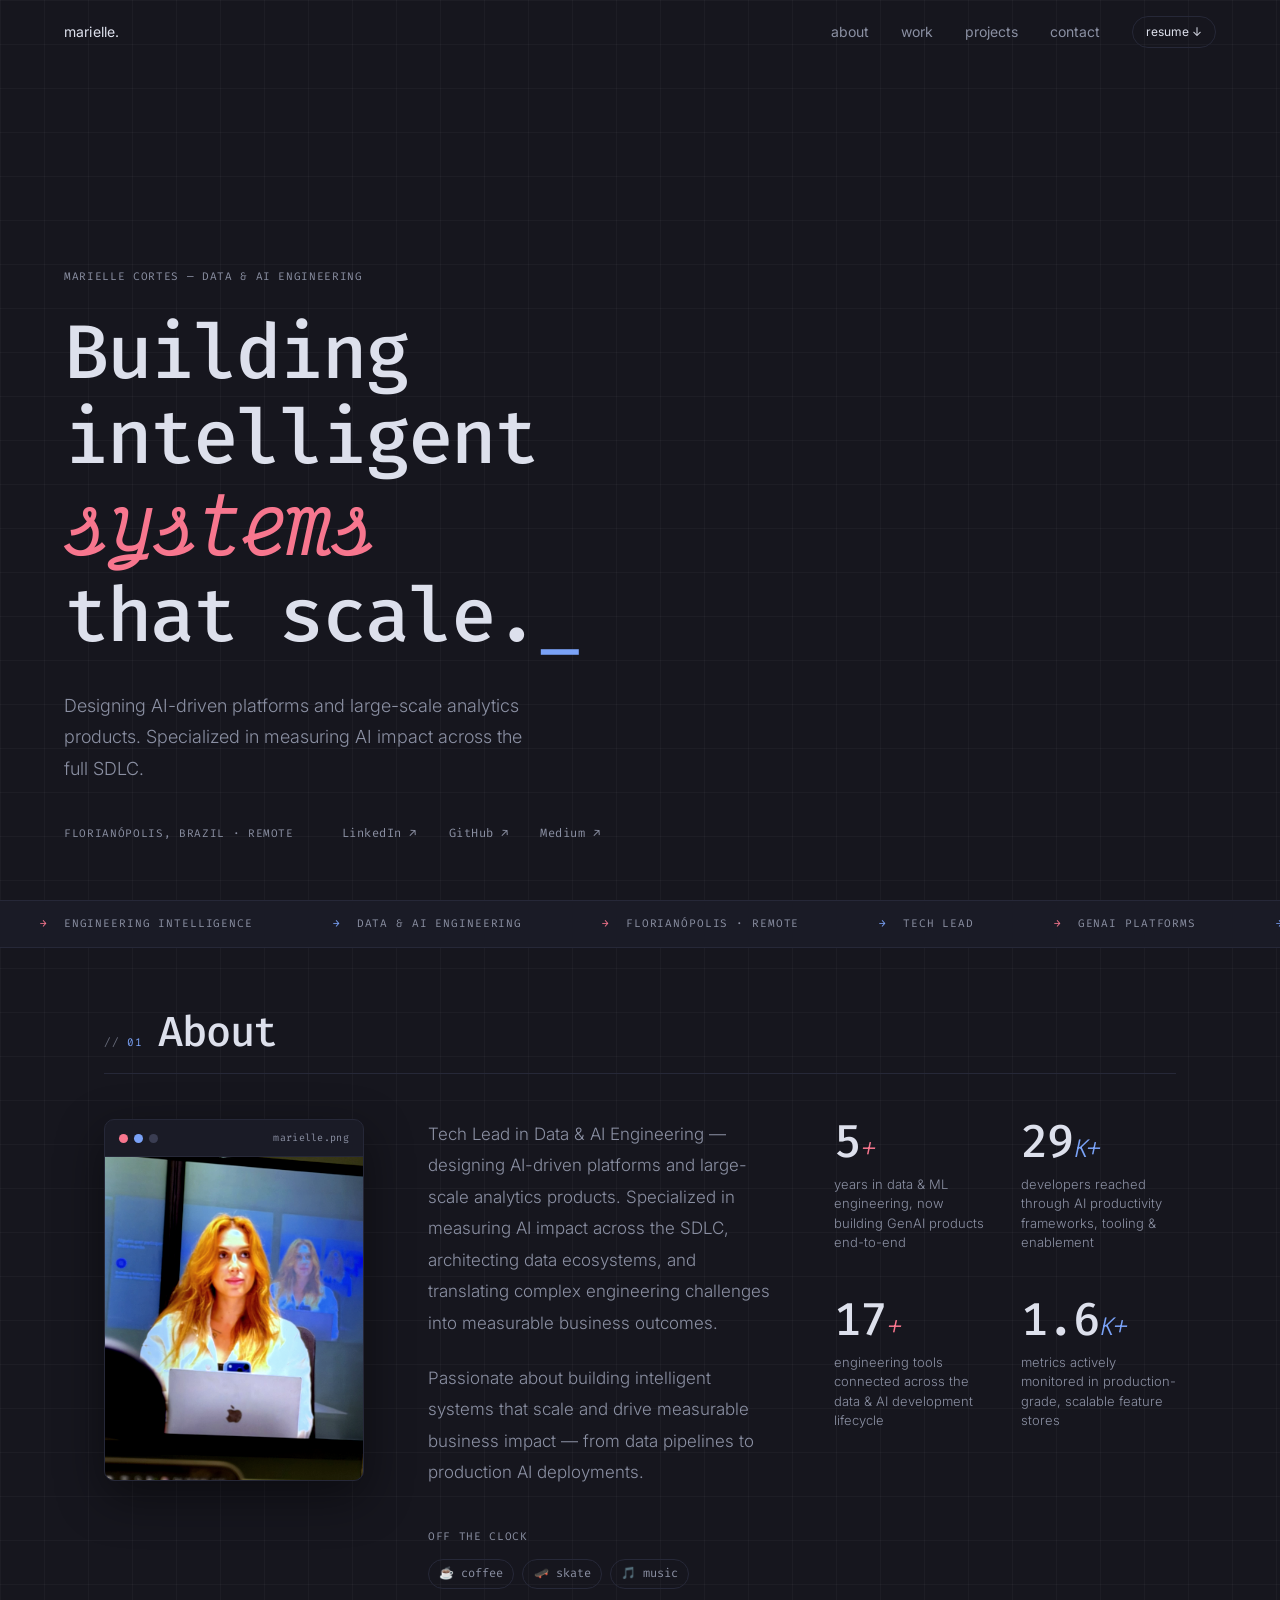
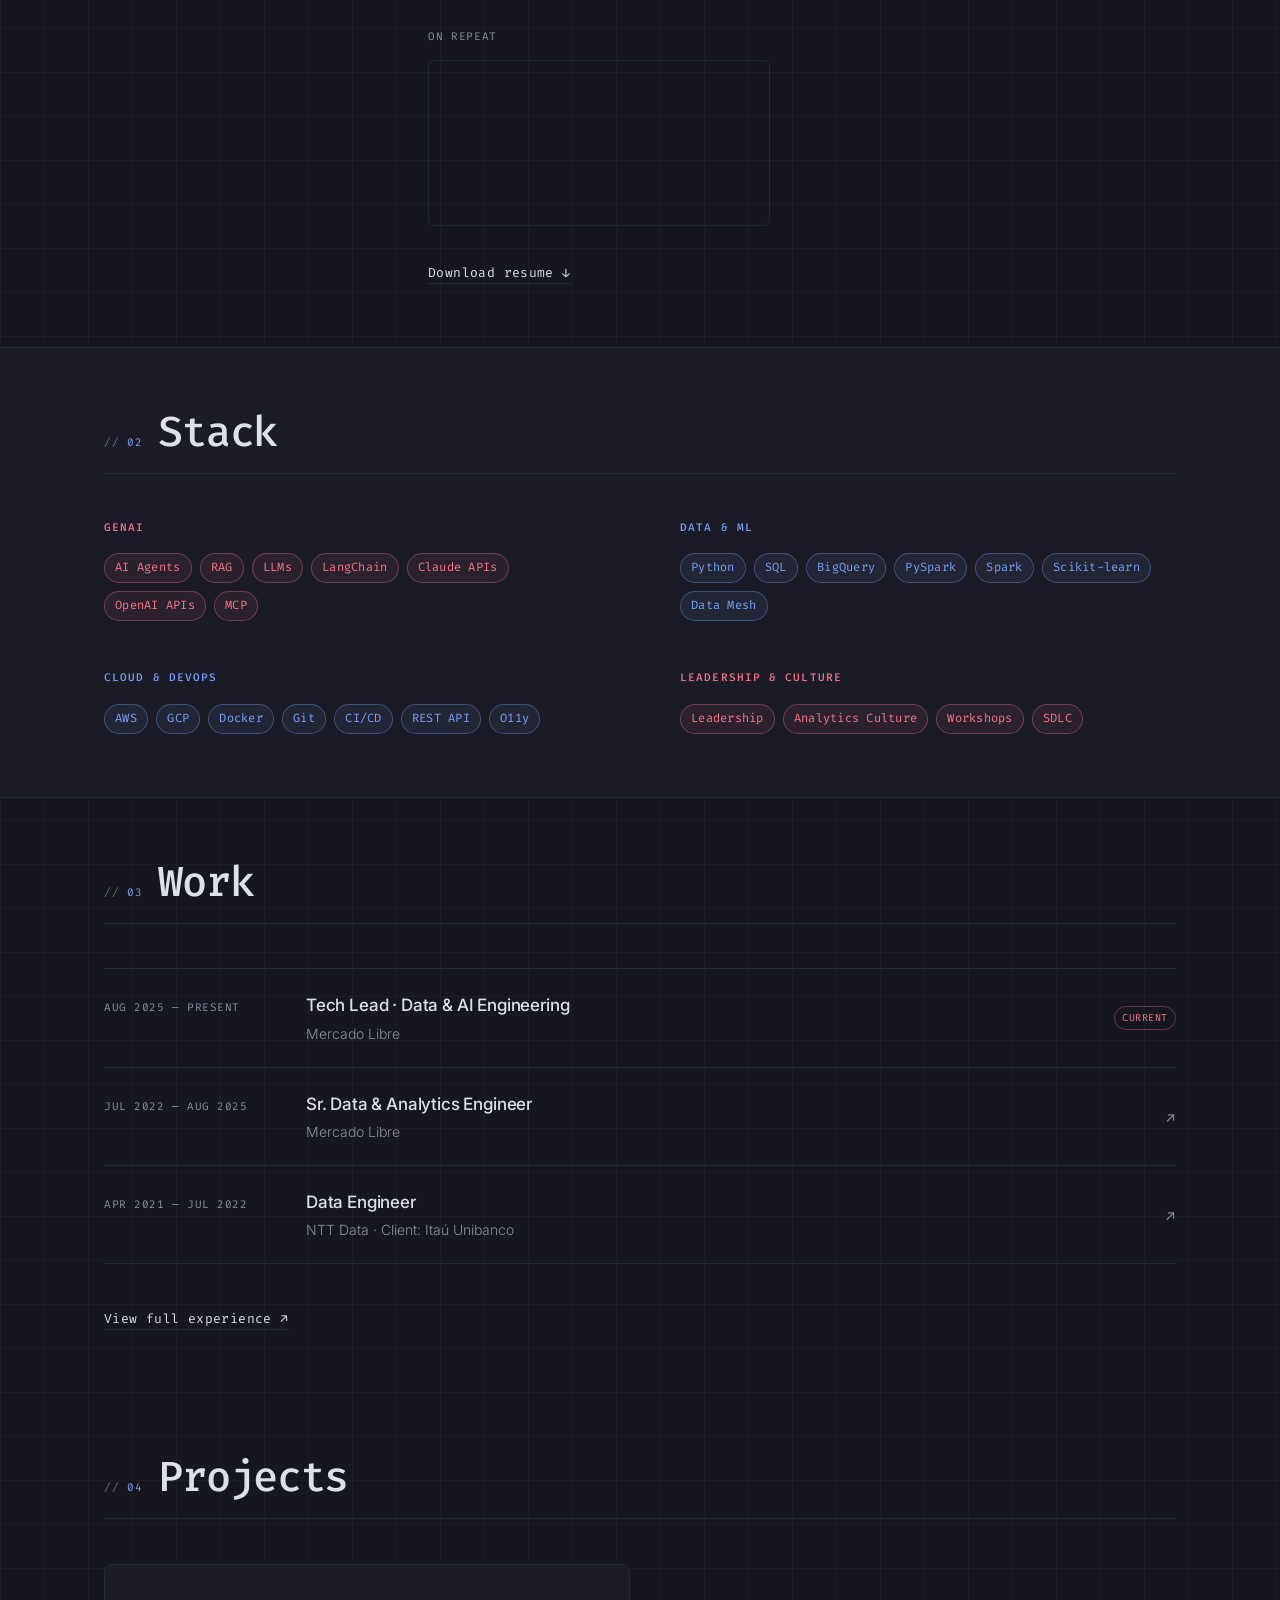
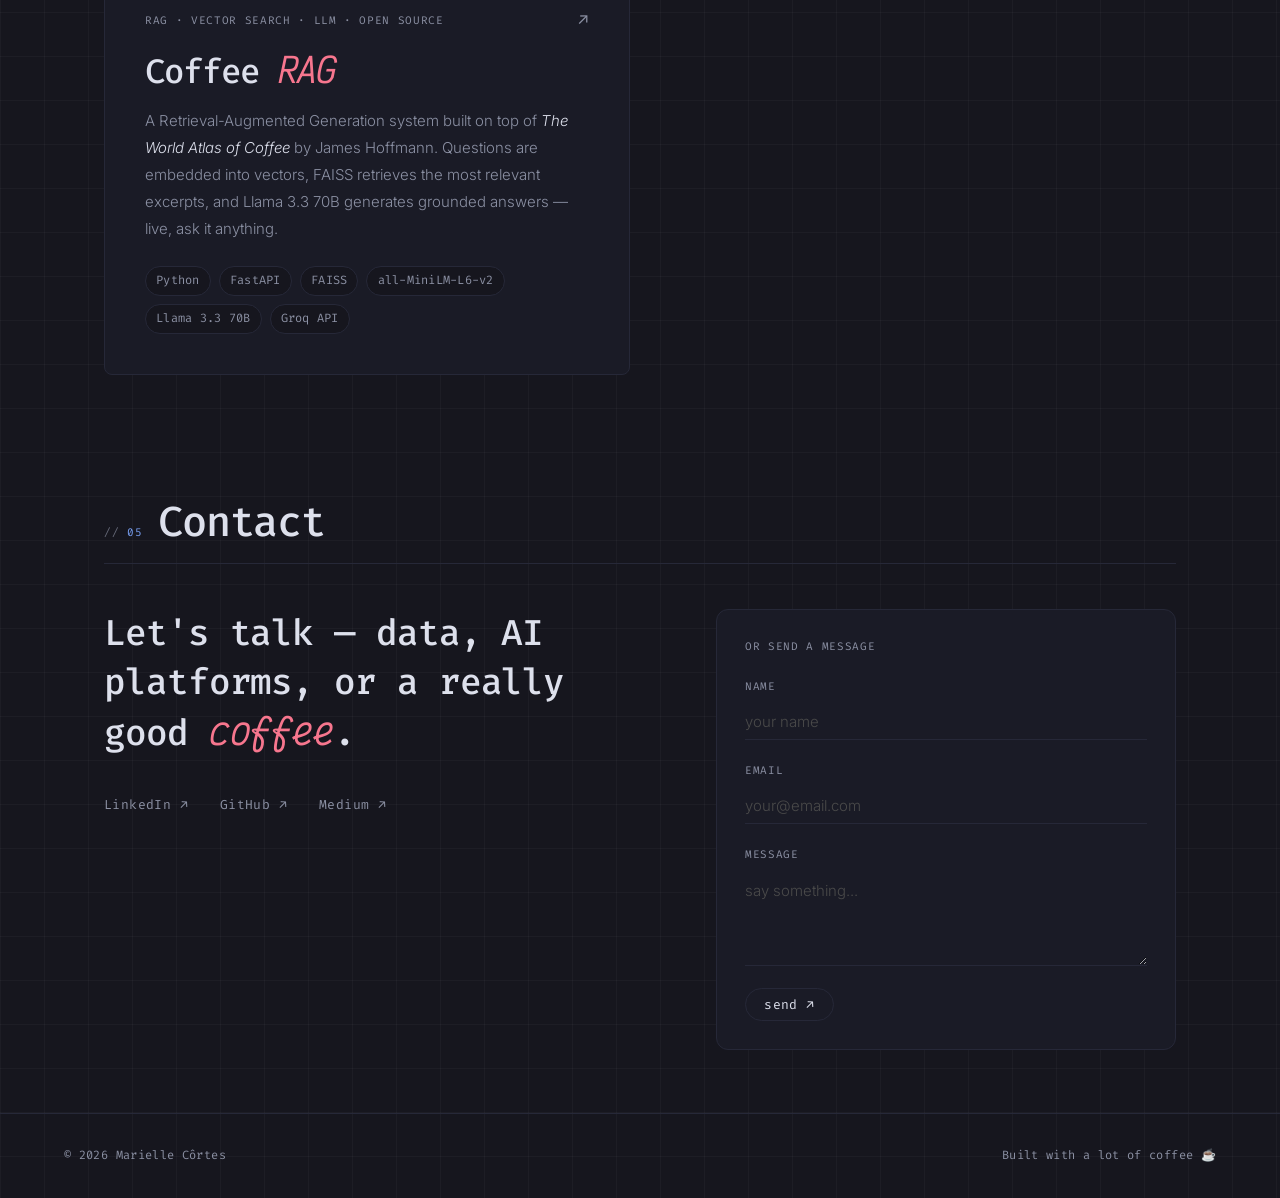
<file: index.html>
<!DOCTYPE html>
<html lang="en">
<head>
  <meta charset="UTF-8" />
  <meta name="viewport" content="width=device-width, initial-scale=1.0" />
  <title>Marielle Côrtes — Tech Lead, Data & AI</title>
  <meta name="description" content="Tech Lead in Data & AI Engineering. Building intelligent systems that scale." />
  <meta name="theme-color" content="#16161E" />
  <link rel="icon" href="assets/favicon.svg?v=2" type="image/svg+xml" />
  <link rel="preconnect" href="https://fonts.googleapis.com" />
  <link rel="preconnect" href="https://fonts.gstatic.com" crossorigin />
  <link href="https://fonts.googleapis.com/css2?family=Fira+Code:wght@400;500;600&family=Inter:ital,opsz,wght@0,14..32,300..600;1,14..32,300..600&family=Victor+Mono:ital,wght@1,400;1,500&display=swap" rel="stylesheet" />
  <link rel="stylesheet" href="styles/main.css" />
</head>
<body>

  <!-- ── NAV ── -->
  <nav class="nav" id="nav">
    <a href="#hero" class="nav__name" aria-label="Marielle Côrtes — back to top">marielle.</a>
    <div class="nav__links">
      <a href="#about" class="nav__hide-sm">about</a>
      <a href="#work">work</a>
      <a href="#projects">projects</a>
      <a href="#contact">contact</a>
      <a href="assets/resume.pdf" download="Marielle_Cortes_Resume.pdf" class="nav__cta">resume ↓</a>
    </div>
  </nav>

  <!-- ── HERO ── -->
  <section class="hero" id="hero">
    <div class="hero__inner">
      <div class="hero__label">
        <span class="mono-label">Marielle Cortes — Data &amp; AI Engineering</span>
      </div>

      <h1 class="hero__title">
        Building<br>
        intelligent<br>
        <em>systems</em><br>
        that scale.<span class="cursor-blink" aria-hidden="true">_</span>
      </h1>

      <p class="hero__desc">
        Designing AI-driven platforms and large-scale analytics products.
        Specialized in measuring AI impact across the full SDLC.
      </p>

      <div class="hero__meta">
        <span class="mono-label">Florianópolis, Brazil · Remote</span>
        <nav class="hero__social">
          <a href="https://linkedin.com/in/mariellecortes" target="_blank" rel="noopener">LinkedIn ↗</a>
          <a href="https://github.com/mariellecortes" target="_blank" rel="noopener">GitHub ↗</a>
          <a href="https://medium.com/@mariellecortes" target="_blank" rel="noopener">Medium ↗</a>
        </nav>
      </div>
    </div>

  </section>

  <!-- ── MARQUEE ── -->
  <div class="marquee" aria-hidden="true">
    <div class="marquee__track">
      <span class="marquee__item">Engineering Intelligence</span>
      <span class="marquee__item">Data &amp; AI Engineering</span>
      <span class="marquee__item">Florianópolis · Remote</span>
      <span class="marquee__item">Tech Lead</span>
      <span class="marquee__item">GenAI Platforms</span>
      <span class="marquee__item">Analytics at Scale</span>
      <span class="marquee__item">Engineering Intelligence</span>
      <span class="marquee__item">Data &amp; AI Engineering</span>
      <span class="marquee__item">Florianópolis · Remote</span>
      <span class="marquee__item">Tech Lead</span>
      <span class="marquee__item">GenAI Platforms</span>
      <span class="marquee__item">Analytics at Scale</span>
    </div>
  </div>

  <!-- ── ABOUT ── -->
  <section class="about section" id="about">
    <div class="container">
      <header class="section-header reveal">
        <span class="section-num">01</span>
        <h2 class="section-title">About</h2>
      </header>

      <div class="about__grid">
        <div class="about__portrait reveal" style="--delay: 0s">
          <div class="window">
            <div class="window__bar" aria-hidden="true">
              <span class="window__dot window__dot--pink"></span>
              <span class="window__dot window__dot--blue"></span>
              <span class="window__dot"></span>
              <span class="window__file">marielle.png</span>
            </div>
            <figure class="portrait portrait--photo">
              <img src="assets/photo.png" alt="Marielle Côrtes" />
            </figure>
          </div>
        </div>

        <div class="about__bio reveal" style="--delay: 0.1s">
          <p>
            Tech Lead in Data &amp; AI Engineering — designing AI-driven platforms and
            large-scale analytics products. Specialized in measuring AI impact across the SDLC,
            architecting data ecosystems, and translating complex engineering challenges into
            measurable business outcomes.
          </p>
          <p>
            Passionate about building intelligent systems that scale and drive measurable
            business impact — from data pipelines to production AI deployments.
          </p>

          <div class="interests">
            <span class="mono-label">Off the clock</span>
            <div class="interests__row">
              <span class="interest">☕ coffee</span>
              <span class="interest">🛹 skate</span>
              <span class="interest">🎵 music</span>
            </div>
          </div>

          <div class="player">
            <span class="mono-label">On repeat</span>
            <iframe
              class="player__embed"
              title="SoundCloud player"
              scrolling="no"
              frameborder="no"
              loading="lazy"
              allow="autoplay"
              src="https://w.soundcloud.com/player/?url=https%3A//soundcloud.com/user-23371164/my-boy-arlo-url-to-her-body&color=%23F7768E&auto_play=false&hide_related=true&show_comments=false&show_user=false&show_reposts=false&show_teaser=false&buying=false&liking=false&download=false&sharing=false&visual=false">
            </iframe>
          </div>

          <a href="assets/resume.pdf" download="Marielle_Cortes_Resume.pdf" class="text-link">Download resume ↓</a>
        </div>

        <div class="stats reveal" style="--delay: 0.2s">
          <div class="stat">
            <p class="stat__value">
              <span class="stat__n" data-target="5">0</span><span class="stat__suffix">+</span>
            </p>
            <span class="stat__label">years in data &amp; ML engineering, now building GenAI products end-to-end</span>
          </div>
          <div class="stat">
            <p class="stat__value">
              <span class="stat__n" data-target="30">0</span><span class="stat__suffix">K+</span>
            </p>
            <span class="stat__label">developers reached through AI productivity frameworks, tooling &amp; enablement</span>
          </div>
          <div class="stat">
            <p class="stat__value">
              <span class="stat__n" data-target="18">0</span><span class="stat__suffix">+</span>
            </p>
            <span class="stat__label">engineering tools connected across the data &amp; AI development lifecycle</span>
          </div>
          <div class="stat">
            <p class="stat__value">
              <span class="stat__n" data-target="1700" data-unit="k">0</span><span class="stat__suffix">K+</span>
            </p>
            <span class="stat__label">metrics actively monitored in production-grade, scalable feature stores</span>
          </div>
        </div>

      </div>
    </div>
  </section>

  <!-- ── STACK ── -->
  <section class="stack section" id="stack">
    <div class="container">
      <header class="section-header reveal">
        <span class="section-num">02</span>
        <h2 class="section-title">Stack</h2>
      </header>

      <div class="stack__grid">
        <div class="stack__group reveal" style="--delay: 0s">
          <h3 class="stack__cat">GenAI</h3>
          <div class="tags">
            <span class="tag">AI Agents</span>
            <span class="tag">RAG</span>
            <span class="tag">LLMs</span>
            <span class="tag">LangChain</span>
            <span class="tag">Claude APIs</span>
            <span class="tag">OpenAI APIs</span>
            <span class="tag">MCP</span>
          </div>
        </div>
        <div class="stack__group reveal" style="--delay: 0.1s">
          <h3 class="stack__cat">Data &amp; ML</h3>
          <div class="tags">
            <span class="tag">Python</span>
            <span class="tag">SQL</span>
            <span class="tag">BigQuery</span>
            <span class="tag">PySpark</span>
            <span class="tag">Spark</span>
            <span class="tag">Scikit-learn</span>
            <span class="tag">Data Mesh</span>
          </div>
        </div>
        <div class="stack__group reveal" style="--delay: 0.2s">
          <h3 class="stack__cat">Cloud &amp; DevOps</h3>
          <div class="tags">
            <span class="tag">AWS</span>
            <span class="tag">GCP</span>
            <span class="tag">Docker</span>
            <span class="tag">Git</span>
            <span class="tag">CI/CD</span>
            <span class="tag">REST API</span>
            <span class="tag">O11y</span>
          </div>
        </div>
        <div class="stack__group reveal" style="--delay: 0.3s">
          <h3 class="stack__cat">Leadership &amp; Culture</h3>
          <div class="tags">
            <span class="tag">Leadership</span>
            <span class="tag">Analytics Culture</span>
            <span class="tag">Workshops</span>
            <span class="tag">SDLC</span>
          </div>
        </div>
      </div>
    </div>
  </section>

  <!-- ── WORK ── -->
  <section class="work section" id="work">
    <div class="container">
      <header class="section-header reveal">
        <span class="section-num">03</span>
        <h2 class="section-title">Work</h2>
      </header>

      <div class="work__list">
        <a href="pages/experience.html" class="work-row reveal" style="--delay: 0s">
          <span class="work-row__period">Aug 2025 — Present</span>
          <span class="work-row__main">
            <span class="work-row__role">Tech Lead · Data &amp; AI Engineering</span>
            <span class="work-row__company">Mercado Libre</span>
          </span>
          <span class="work-row__tag">current</span>
        </a>
        <a href="pages/experience.html" class="work-row reveal" style="--delay: 0.08s">
          <span class="work-row__period">Jul 2022 — Aug 2025</span>
          <span class="work-row__main">
            <span class="work-row__role">Sr. Data &amp; Analytics Engineer</span>
            <span class="work-row__company">Mercado Libre</span>
          </span>
          <span class="work-row__arrow" aria-hidden="true">↗</span>
        </a>
        <a href="pages/experience.html" class="work-row reveal" style="--delay: 0.16s">
          <span class="work-row__period">Apr 2021 — Jul 2022</span>
          <span class="work-row__main">
            <span class="work-row__role">Data Engineer</span>
            <span class="work-row__company">NTT Data · Client: Itaú Unibanco</span>
          </span>
          <span class="work-row__arrow" aria-hidden="true">↗</span>
        </a>
      </div>

      <a href="pages/experience.html" class="text-link reveal" style="--delay: 0.24s">View full experience ↗</a>
    </div>
  </section>

  <!-- ── PROJECTS ── -->
  <section class="project section" id="projects">
    <div class="container">
      <header class="section-header reveal">
        <span class="section-num">04</span>
        <h2 class="section-title">Projects</h2>
      </header>

      <div class="projects__grid">
        <a href="pages/coffee.html" class="project-card reveal" style="--delay: 0.05s">
          <div class="project-card__head">
            <span class="mono-label">RAG · Vector search · LLM · Open source</span>
            <span class="project-card__arrow" aria-hidden="true">↗</span>
          </div>
          <h3 class="project-card__title">Coffee <em>RAG</em></h3>
          <p class="project-card__desc">
            A Retrieval-Augmented Generation system built on top of <em>The World Atlas of Coffee</em>
            by James Hoffmann. Questions are embedded into vectors, FAISS retrieves the most relevant
            excerpts, and Llama 3.3 70B generates grounded answers — live, ask it anything.
          </p>
          <div class="tags">
            <span class="tag">Python</span>
            <span class="tag">FastAPI</span>
            <span class="tag">FAISS</span>
            <span class="tag">all-MiniLM-L6-v2</span>
            <span class="tag">Llama 3.3 70B</span>
            <span class="tag">Groq API</span>
          </div>
        </a>
      </div>
    </div>
  </section>

  <!-- ── CONTACT ── -->
  <section class="contact section" id="contact">
    <div class="container">
      <header class="section-header reveal">
        <span class="section-num">05</span>
        <h2 class="section-title">Contact</h2>
      </header>

      <div class="contact__grid">
        <div class="contact__inner">
          <p class="contact__lead reveal" style="--delay: 0.1s">
            Let's talk — data, AI platforms, or a really good <em>coffee</em>.
          </p>
          <nav class="contact__links reveal" style="--delay: 0.3s">
            <a href="https://linkedin.com/in/mariellecortes" target="_blank" rel="noopener">LinkedIn ↗</a>
            <a href="https://github.com/mariellecortes" target="_blank" rel="noopener">GitHub ↗</a>
            <a href="https://medium.com/@mariellecortes" target="_blank" rel="noopener">Medium ↗</a>
          </nav>
        </div>

        <form class="msg-form reveal" id="msgForm" action="https://formspree.io/f/meewjajl" method="POST" style="--delay: 0.2s">
          <span class="mono-label">Or send a message</span>
          <div class="msg-field">
            <label for="msgName">name</label>
            <input type="text" id="msgName" name="name" required placeholder="your name" autocomplete="name" />
          </div>
          <div class="msg-field">
            <label for="msgEmail">email</label>
            <input type="email" id="msgEmail" name="email" required placeholder="your@email.com" autocomplete="email" />
          </div>
          <div class="msg-field">
            <label for="msgText">message</label>
            <textarea id="msgText" name="message" required rows="4" placeholder="say something..."></textarea>
          </div>
          <button type="submit" class="msg-submit">send ↗</button>
          <p class="msg-success" id="msgSuccess" hidden>Message sent — I'll get back to you soon.</p>
        </form>
      </div>
    </div>
  </section>

  <!-- ── FOOTER ── -->
  <footer class="footer">
    <span>© 2026 Marielle Côrtes</span>
    <span>Built with a lot of coffee ☕</span>
  </footer>

  <script src="scripts/main.js"></script>
</body>
</html>
</file>
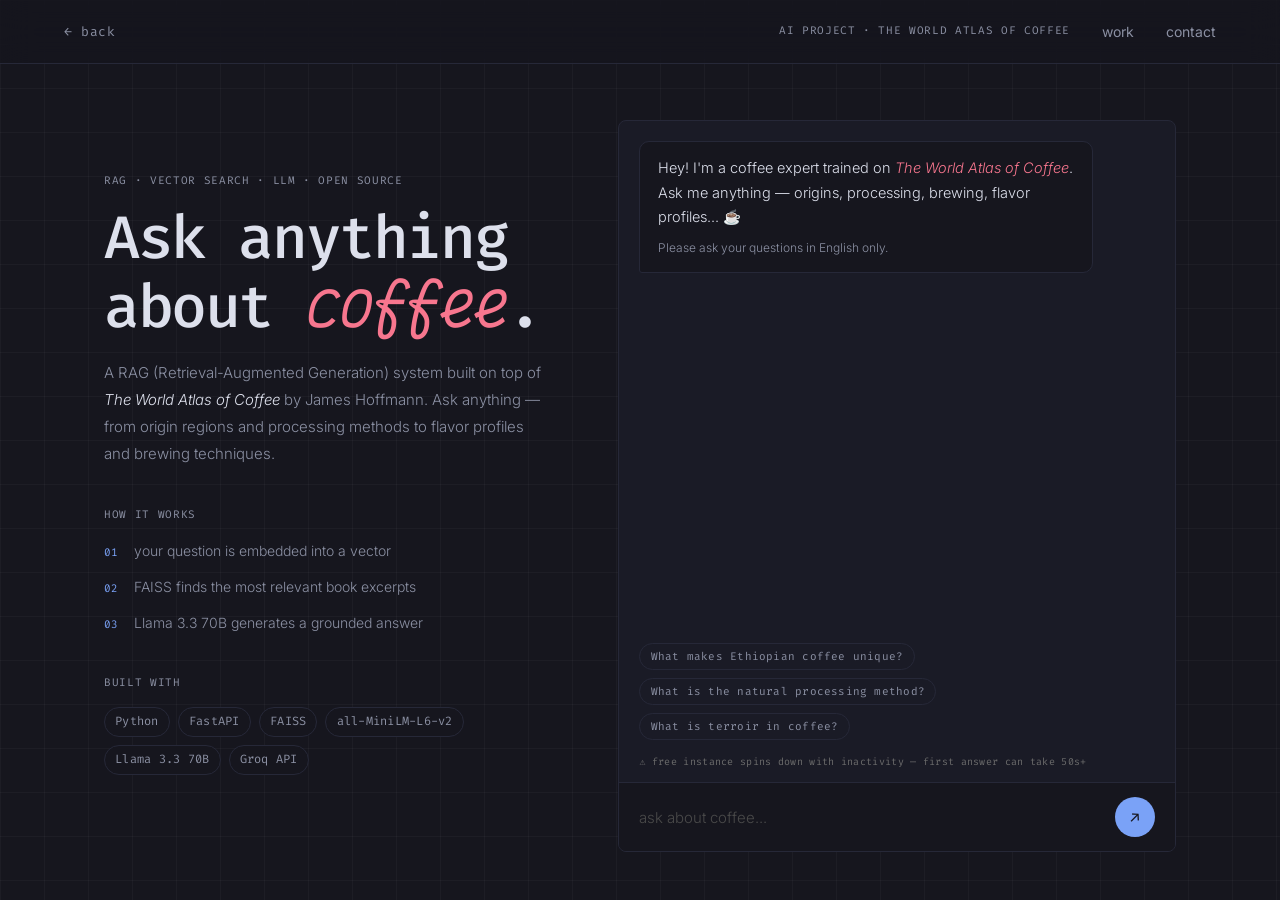
<file: pages/coffee.html>
<!DOCTYPE html>
<html lang="en">
<head>
  <meta charset="UTF-8" />
  <meta name="viewport" content="width=device-width, initial-scale=1.0" />
  <title>Coffee RAG — Marielle Côrtes</title>
  <meta name="description" content="A RAG system built on The World Atlas of Coffee — ask anything about coffee." />
  <meta name="theme-color" content="#16161E" />
  <link rel="icon" href="../assets/favicon.svg?v=2" type="image/svg+xml" />
  <link rel="preconnect" href="https://fonts.googleapis.com" />
  <link rel="preconnect" href="https://fonts.gstatic.com" crossorigin />
  <link href="https://fonts.googleapis.com/css2?family=Fira+Code:wght@400;500;600&family=Inter:ital,opsz,wght@0,14..32,300..600;1,14..32,300..600&family=Victor+Mono:ital,wght@1,400;1,500&display=swap" rel="stylesheet" />
  <link rel="stylesheet" href="../styles/main.css" />
  <link rel="stylesheet" href="../styles/coffee.css" />
</head>
<body>

  <!-- ── NAV ── -->
  <nav class="nav nav--solid" id="nav">
    <a href="../index.html" class="nav__back">← back</a>
    <div class="nav__links">
      <span class="mono-label nav__hide-sm">AI project · The World Atlas of Coffee</span>
      <a href="experience.html">work</a>
      <a href="../index.html#contact">contact</a>
    </div>
  </nav>

  <main class="coffee">

    <!-- LEFT: project info -->
    <aside class="coffee-info">
      <span class="mono-label">RAG · Vector search · LLM · Open source</span>

      <h1 class="coffee-info__title">
        Ask anything<br>about <em>coffee</em>.
      </h1>

      <p class="coffee-info__desc">
        A RAG (Retrieval-Augmented Generation) system built on top of
        <em>The World Atlas of Coffee</em> by James Hoffmann. Ask anything —
        from origin regions and processing methods to flavor profiles and brewing techniques.
      </p>

      <div class="coffee-info__block">
        <span class="mono-label">How it works</span>
        <ol class="coffee-steps">
          <li class="coffee-step">
            <span class="coffee-step__n">01</span>
            <span class="coffee-step__t">your question is embedded into a vector</span>
          </li>
          <li class="coffee-step">
            <span class="coffee-step__n">02</span>
            <span class="coffee-step__t">FAISS finds the most relevant book excerpts</span>
          </li>
          <li class="coffee-step">
            <span class="coffee-step__n">03</span>
            <span class="coffee-step__t">Llama 3.3 70B generates a grounded answer</span>
          </li>
        </ol>
      </div>

      <div class="coffee-info__block">
        <span class="mono-label">Built with</span>
        <div class="tags">
          <span class="tag">Python</span>
          <span class="tag">FastAPI</span>
          <span class="tag">FAISS</span>
          <span class="tag">all-MiniLM-L6-v2</span>
          <span class="tag">Llama 3.3 70B</span>
          <span class="tag">Groq API</span>
        </div>
      </div>
    </aside>

    <!-- RIGHT: chat -->
    <section class="coffee-chat" aria-label="Coffee chat">
      <div class="chat-messages" id="chatMessages">
        <div class="chat-bubble chat-bubble--bot">
          <p>Hey! I'm a coffee expert trained on <em>The World Atlas of Coffee</em>. Ask me anything — origins, processing, brewing, flavor profiles... ☕</p>
          <p class="chat-bubble__note">Please ask your questions in English only.</p>
        </div>
      </div>

      <div class="chat-suggestions" id="chatSuggestions">
        <button class="suggestion" data-q="What makes Ethiopian coffee unique?">What makes Ethiopian coffee unique?</button>
        <button class="suggestion" data-q="What is the natural processing method?">What is the natural processing method?</button>
        <button class="suggestion" data-q="What is terroir in coffee?">What is terroir in coffee?</button>
      </div>

      <p class="chat-notice">⚠ free instance spins down with inactivity — first answer can take 50s+</p>

      <form class="chat-form" id="chatForm">
        <input
          type="text"
          class="chat-input"
          id="chatInput"
          placeholder="ask about coffee..."
          autocomplete="off"
        />
        <button type="submit" class="chat-send" id="chatSend" aria-label="send">↗</button>
      </form>
    </section>

  </main>

  <script src="../scripts/main.js"></script>
  <script src="../scripts/coffee.js"></script>
</body>
</html>
</file>
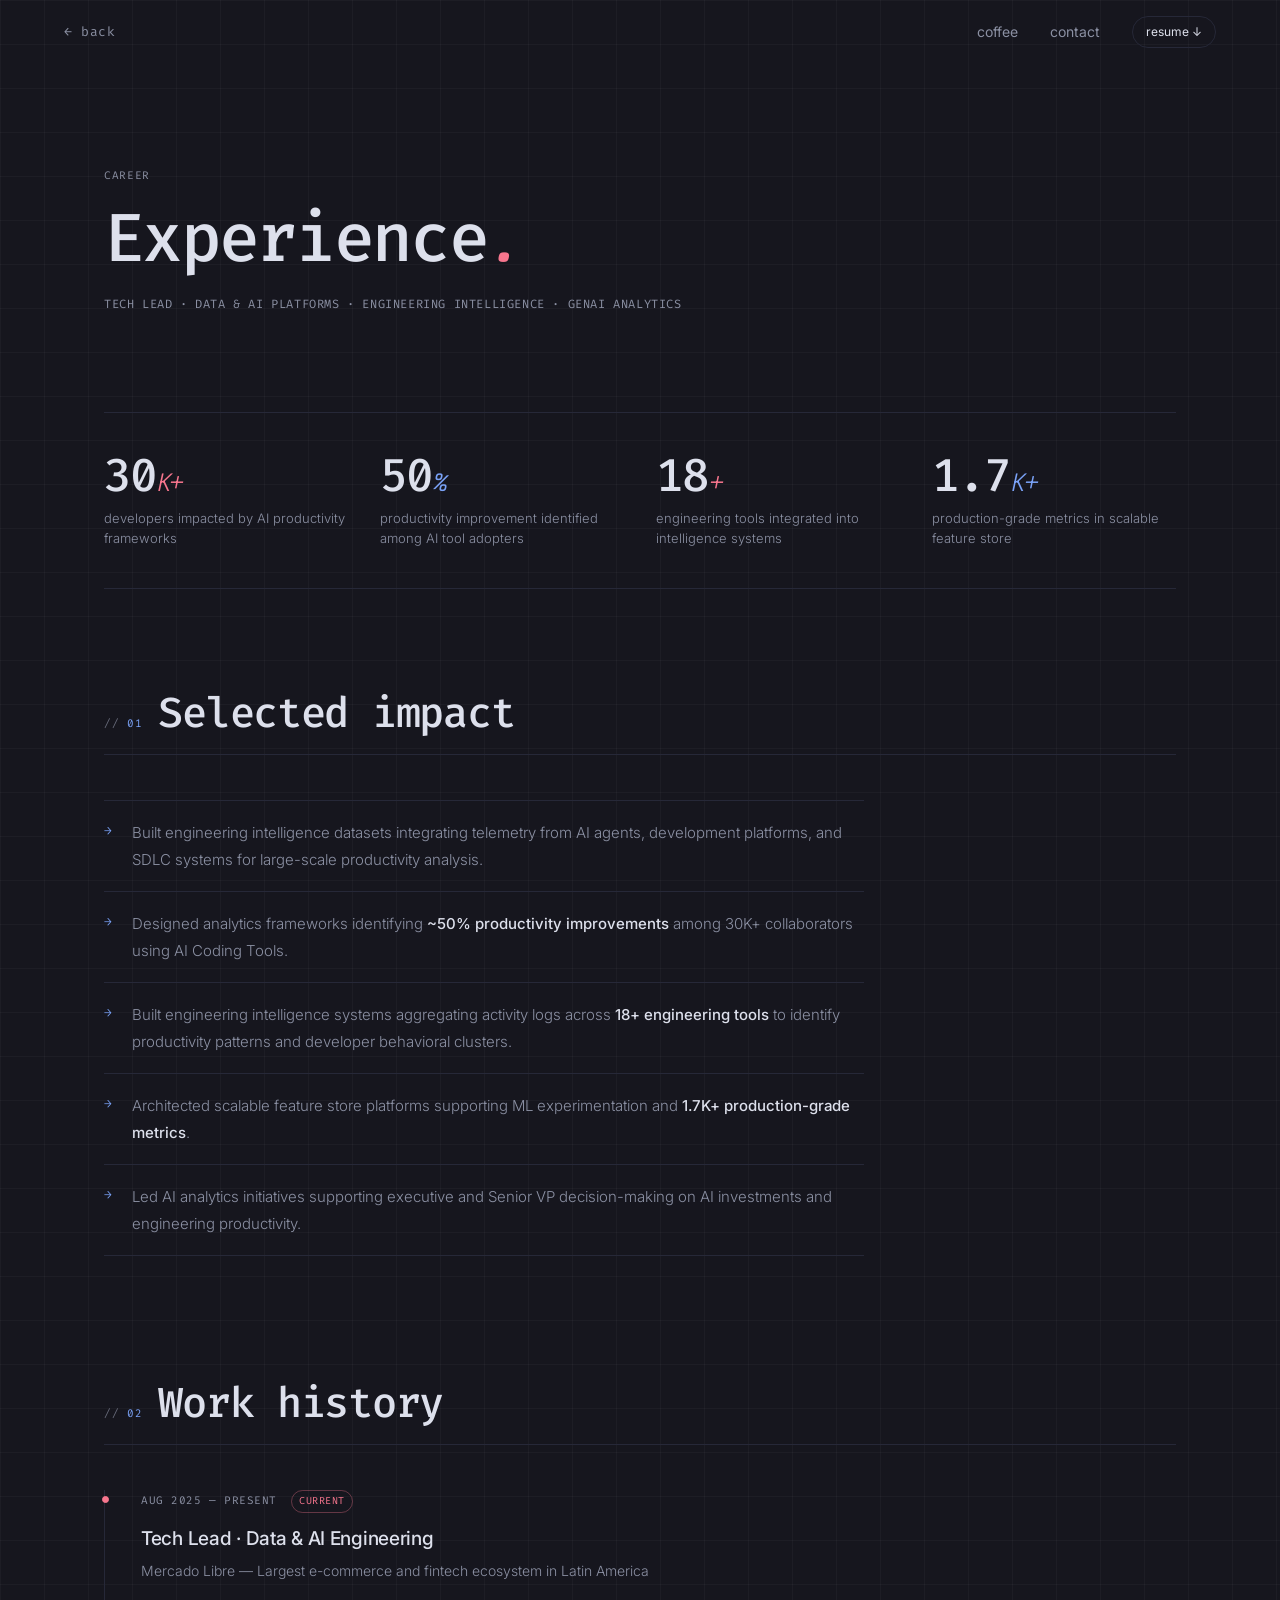
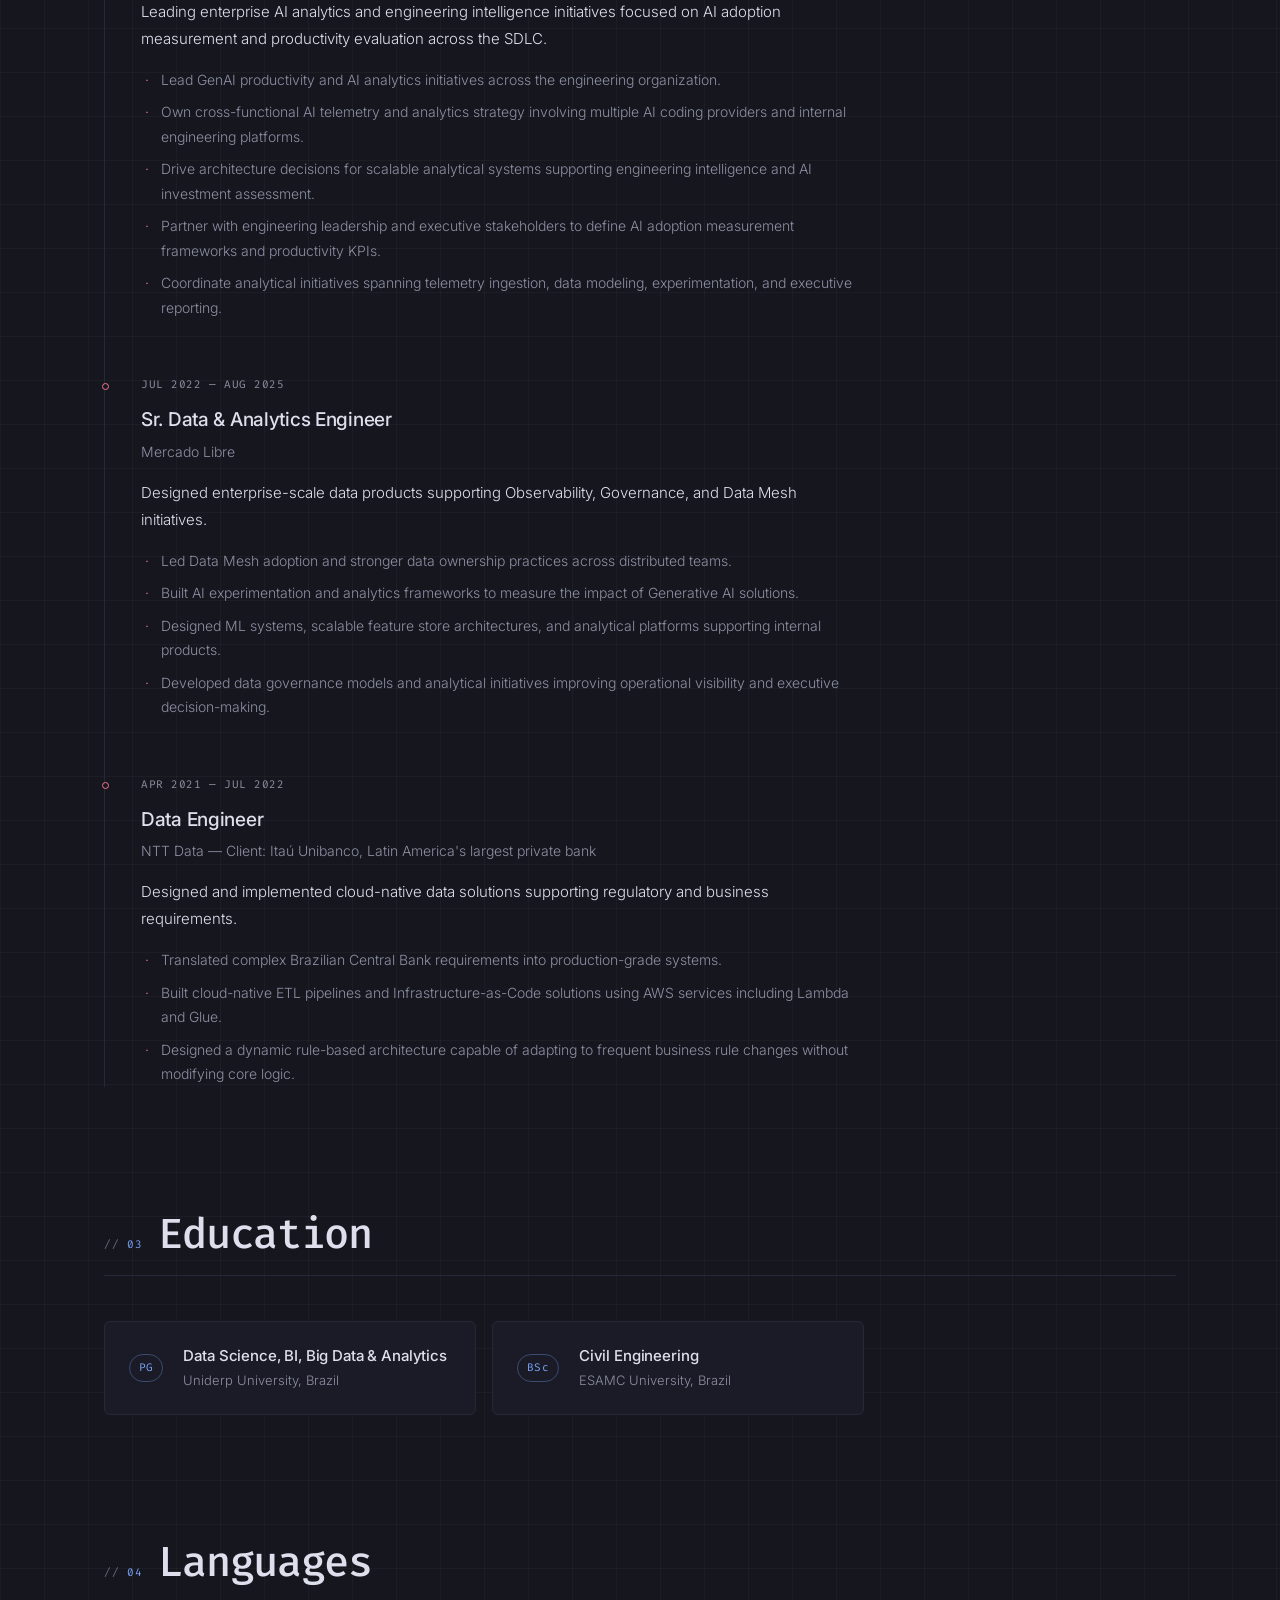
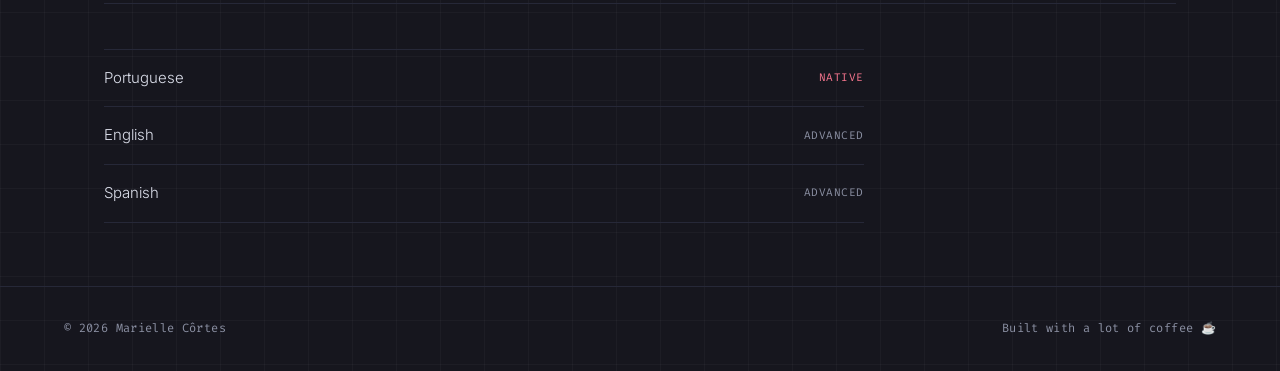
<file: pages/experience.html>
<!DOCTYPE html>
<html lang="en">
<head>
  <meta charset="UTF-8" />
  <meta name="viewport" content="width=device-width, initial-scale=1.0" />
  <title>Experience — Marielle Côrtes</title>
  <meta name="description" content="Career of Marielle Côrtes — Tech Lead in Data & AI Engineering." />
  <meta name="theme-color" content="#16161E" />
  <link rel="icon" href="../assets/favicon.svg?v=2" type="image/svg+xml" />
  <link rel="preconnect" href="https://fonts.googleapis.com" />
  <link rel="preconnect" href="https://fonts.gstatic.com" crossorigin />
  <link href="https://fonts.googleapis.com/css2?family=Fira+Code:wght@400;500;600&family=Inter:ital,opsz,wght@0,14..32,300..600;1,14..32,300..600&family=Victor+Mono:ital,wght@1,400;1,500&display=swap" rel="stylesheet" />
  <link rel="stylesheet" href="../styles/main.css" />
  <link rel="stylesheet" href="../styles/experience.css" />
</head>
<body>

  <!-- ── NAV ── -->
  <nav class="nav" id="nav">
    <a href="../index.html" class="nav__back">← back</a>
    <div class="nav__links">
      <a href="../index.html#coffee">coffee</a>
      <a href="../index.html#contact">contact</a>
      <a href="../assets/resume.pdf" download="Marielle_Cortes_Resume.pdf" class="nav__cta">resume ↓</a>
    </div>
  </nav>

  <!-- ── PAGE HERO ── -->
  <header class="page-hero">
    <div class="container">
      <span class="mono-label reveal">Career</span>
      <h1 class="page-hero__title reveal" style="--delay: 0.05s">Experience<em>.</em></h1>
      <p class="page-hero__sub reveal" style="--delay: 0.1s">
        Tech Lead · Data &amp; AI Platforms · Engineering Intelligence · GenAI Analytics
      </p>
    </div>
  </header>

  <!-- ── IMPACT NUMBERS ── -->
  <section class="section section--tight">
    <div class="container">
      <div class="impact-grid">
        <div class="stat reveal" style="--delay: 0s">
          <p class="stat__value">
            <span class="stat__n" data-target="30">0</span><span class="stat__suffix">K+</span>
          </p>
          <span class="stat__label">developers impacted by AI productivity frameworks</span>
        </div>
        <div class="stat reveal" style="--delay: 0.08s">
          <p class="stat__value">
            <span class="stat__n" data-target="50">0</span><span class="stat__suffix">%</span>
          </p>
          <span class="stat__label">productivity improvement identified among AI tool adopters</span>
        </div>
        <div class="stat reveal" style="--delay: 0.16s">
          <p class="stat__value">
            <span class="stat__n" data-target="18">0</span><span class="stat__suffix">+</span>
          </p>
          <span class="stat__label">engineering tools integrated into intelligence systems</span>
        </div>
        <div class="stat reveal" style="--delay: 0.24s">
          <p class="stat__value">
            <span class="stat__n" data-target="1700" data-unit="k">0</span><span class="stat__suffix">K+</span>
          </p>
          <span class="stat__label">production-grade metrics in scalable feature store</span>
        </div>
      </div>
    </div>
  </section>

  <!-- ── SELECTED IMPACT ── -->
  <section class="section">
    <div class="container">
      <header class="section-header reveal">
        <span class="section-num">01</span>
        <h2 class="section-title">Selected impact</h2>
      </header>

      <ul class="impact-list">
        <li class="impact-item reveal" style="--delay: 0s">
          Built engineering intelligence datasets integrating telemetry from AI agents,
          development platforms, and SDLC systems for large-scale productivity analysis.
        </li>
        <li class="impact-item reveal" style="--delay: 0.06s">
          Designed analytics frameworks identifying <strong>~50% productivity improvements</strong>
          among 30K+ collaborators using AI Coding Tools.
        </li>
        <li class="impact-item reveal" style="--delay: 0.12s">
          Built engineering intelligence systems aggregating activity logs across
          <strong>18+ engineering tools</strong> to identify productivity patterns and developer
          behavioral clusters.
        </li>
        <li class="impact-item reveal" style="--delay: 0.18s">
          Architected scalable feature store platforms supporting ML experimentation and
          <strong>1.7K+ production-grade metrics</strong>.
        </li>
        <li class="impact-item reveal" style="--delay: 0.24s">
          Led AI analytics initiatives supporting executive and Senior VP decision-making on
          AI investments and engineering productivity.
        </li>
      </ul>
    </div>
  </section>

  <!-- ── WORK HISTORY ── -->
  <section class="section">
    <div class="container">
      <header class="section-header reveal">
        <span class="section-num">02</span>
        <h2 class="section-title">Work history</h2>
      </header>

      <div class="timeline">

        <article class="tl-item reveal" style="--delay: 0s">
          <div class="tl-item__head">
            <span class="tl-item__period">Aug 2025 — Present</span>
            <span class="work-row__tag">current</span>
          </div>
          <h3 class="tl-item__role">Tech Lead · Data &amp; AI Engineering</h3>
          <p class="tl-item__company">Mercado Libre — Largest e-commerce and fintech ecosystem in Latin America</p>
          <p class="tl-item__summary">
            Leading enterprise AI analytics and engineering intelligence initiatives focused on
            AI adoption measurement and productivity evaluation across the SDLC.
          </p>
          <ul class="tl-item__bullets">
            <li>Lead GenAI productivity and AI analytics initiatives across the engineering organization.</li>
            <li>Own cross-functional AI telemetry and analytics strategy involving multiple AI coding providers and internal engineering platforms.</li>
            <li>Drive architecture decisions for scalable analytical systems supporting engineering intelligence and AI investment assessment.</li>
            <li>Partner with engineering leadership and executive stakeholders to define AI adoption measurement frameworks and productivity KPIs.</li>
            <li>Coordinate analytical initiatives spanning telemetry ingestion, data modeling, experimentation, and executive reporting.</li>
          </ul>
        </article>

        <article class="tl-item reveal" style="--delay: 0.08s">
          <div class="tl-item__head">
            <span class="tl-item__period">Jul 2022 — Aug 2025</span>
          </div>
          <h3 class="tl-item__role">Sr. Data &amp; Analytics Engineer</h3>
          <p class="tl-item__company">Mercado Libre</p>
          <p class="tl-item__summary">
            Designed enterprise-scale data products supporting Observability, Governance,
            and Data Mesh initiatives.
          </p>
          <ul class="tl-item__bullets">
            <li>Led Data Mesh adoption and stronger data ownership practices across distributed teams.</li>
            <li>Built AI experimentation and analytics frameworks to measure the impact of Generative AI solutions.</li>
            <li>Designed ML systems, scalable feature store architectures, and analytical platforms supporting internal products.</li>
            <li>Developed data governance models and analytical initiatives improving operational visibility and executive decision-making.</li>
          </ul>
        </article>

        <article class="tl-item reveal" style="--delay: 0.16s">
          <div class="tl-item__head">
            <span class="tl-item__period">Apr 2021 — Jul 2022</span>
          </div>
          <h3 class="tl-item__role">Data Engineer</h3>
          <p class="tl-item__company">NTT Data — Client: Itaú Unibanco, Latin America's largest private bank</p>
          <p class="tl-item__summary">
            Designed and implemented cloud-native data solutions supporting regulatory and
            business requirements.
          </p>
          <ul class="tl-item__bullets">
            <li>Translated complex Brazilian Central Bank requirements into production-grade systems.</li>
            <li>Built cloud-native ETL pipelines and Infrastructure-as-Code solutions using AWS services including Lambda and Glue.</li>
            <li>Designed a dynamic rule-based architecture capable of adapting to frequent business rule changes without modifying core logic.</li>
          </ul>
        </article>

      </div>
    </div>
  </section>

  <!-- ── EDUCATION ── -->
  <section class="section">
    <div class="container">
      <header class="section-header reveal">
        <span class="section-num">03</span>
        <h2 class="section-title">Education</h2>
      </header>

      <div class="edu-grid">
        <div class="edu-card reveal" style="--delay: 0s">
          <span class="edu-card__tag">PG</span>
          <div>
            <p class="edu-card__degree">Data Science, BI, Big Data &amp; Analytics</p>
            <p class="edu-card__school">Uniderp University, Brazil</p>
          </div>
        </div>
        <div class="edu-card reveal" style="--delay: 0.08s">
          <span class="edu-card__tag">BSc</span>
          <div>
            <p class="edu-card__degree">Civil Engineering</p>
            <p class="edu-card__school">ESAMC University, Brazil</p>
          </div>
        </div>
      </div>
    </div>
  </section>

  <!-- ── LANGUAGES ── -->
  <section class="section section--last">
    <div class="container">
      <header class="section-header reveal">
        <span class="section-num">04</span>
        <h2 class="section-title">Languages</h2>
      </header>

      <div class="lang-list">
        <div class="lang-item reveal" style="--delay: 0s">
          <span class="lang-item__name">Portuguese</span>
          <span class="lang-item__level lang-item__level--native">Native</span>
        </div>
        <div class="lang-item reveal" style="--delay: 0.06s">
          <span class="lang-item__name">English</span>
          <span class="lang-item__level">Advanced</span>
        </div>
        <div class="lang-item reveal" style="--delay: 0.12s">
          <span class="lang-item__name">Spanish</span>
          <span class="lang-item__level">Advanced</span>
        </div>
      </div>
    </div>
  </section>

  <!-- ── FOOTER ── -->
  <footer class="footer">
    <span>© 2026 Marielle Côrtes</span>
    <span>Built with a lot of coffee ☕</span>
  </footer>

  <script src="../scripts/main.js"></script>
</body>
</html>
</file>
<file: styles/main.css>
/* ── RESET ── */
*, *::before, *::after { box-sizing: border-box; margin: 0; padding: 0; }

/* the hidden attribute must win over component display rules */
[hidden] { display: none !important; }

/* ── DESIGN TOKENS (VSCode / Tokyo Night inspired) ── */
:root {
  --bg:        #16161E;
  --bg-subtle: #1A1B26;
  --fg:        #DDE0EC;
  --muted:     #8B90A3;
  --border:    #262838;
  --accent:    #F7768E; /* pink */
  --blue:      #7AA2F7;

  --f-display: 'Fira Code', monospace;
  --f-serif:   'Victor Mono', monospace;
  --f-body:    'Inter', sans-serif;
  --f-mono:    'Fira Code', monospace;

  --nav-h:   60px;
  --max-w:   1200px;
  --pad-x:   1.25rem;
  --sec-gap: 2.5rem;
}

/* ── BASE (mobile-first) ── */
html {
  scroll-behavior: smooth;
  scroll-padding-top: calc(var(--nav-h) + 1rem);
}

body {
  background-color: var(--bg);
  background-image:
    linear-gradient(rgba(255, 255, 255, 0.03) 1px, transparent 1px),
    linear-gradient(90deg, rgba(255, 255, 255, 0.03) 1px, transparent 1px);
  background-size: 44px 44px;
  color: var(--fg);
  font-family: var(--f-body);
  font-size: 1rem;
  line-height: 1.65;
  -webkit-font-smoothing: antialiased;
  overflow-x: hidden;
}

a { color: inherit; text-decoration: none; }

::selection {
  background: var(--accent);
  color: var(--bg);
}

:focus-visible {
  outline: 1px solid var(--blue);
  outline-offset: 3px;
  border-radius: 2px;
}

/* ── NAV ── */
.nav {
  position: fixed;
  inset: 0 0 auto;
  z-index: 100;
  height: var(--nav-h);
  display: flex;
  align-items: center;
  justify-content: space-between;
  padding: 0 var(--pad-x);
  transition: background 0.4s, border-bottom 0.4s;
}

.nav.scrolled {
  background: rgba(22, 22, 30, 0.72);
  backdrop-filter: blur(16px);
  -webkit-backdrop-filter: blur(16px);
  border-bottom: 1px solid var(--border);
}

.nav__name {
  font-family: var(--f-body);
  font-size: 0.875rem;
  font-weight: 400;
  letter-spacing: 0.01em;
  color: var(--fg);
  transition: color 0.2s;
}
.nav__name:hover { color: var(--accent); }

.nav__links {
  display: flex;
  align-items: center;
  gap: 1.125rem;
  font-size: 0.8125rem;
  color: var(--muted);
}

.nav__links a { transition: color 0.2s; }
.nav__links a:hover { color: var(--fg); }

.nav__hide-sm { display: none; }

.nav__cta {
  color: var(--fg) !important;
  border: 1px solid var(--border);
  padding: 0.3rem 0.8rem;
  border-radius: 100px;
  font-size: 0.75rem;
  white-space: nowrap;
  transition: background 0.25s, border-color 0.25s, color 0.25s !important;
}

.nav__cta:hover {
  background: var(--fg);
  color: var(--bg) !important;
  border-color: var(--fg);
}

/* ── HERO (mobile: natural height right below the nav; desktop: full screen) ── */
.hero {
  display: flex;
  flex-direction: column;
  justify-content: flex-start;
  padding: calc(var(--nav-h) + 2.5rem) var(--pad-x) 3rem;
  position: relative;
}

.hero__inner {
  max-width: var(--max-w);
  margin: 0 auto;
  width: 100%;
}

.hero__label {
  display: flex;
  flex-direction: column;
  align-items: flex-start;
  gap: 0.625rem;
  margin-bottom: 1.5rem;
}

.mono-label {
  font-family: var(--f-mono);
  font-size: 0.6875rem;
  letter-spacing: 0.06em;
  text-transform: uppercase;
  color: var(--muted);
}

.hero__title {
  font-family: var(--f-display);
  font-weight: 500;
  font-size: clamp(2rem, 8vw, 4.75rem);
  line-height: 1.12;
  letter-spacing: -0.04em;
  margin-bottom: 2rem;
}

.hero__title em {
  font-family: var(--f-serif);
  font-style: italic;
  font-weight: 500;
  color: var(--accent);
  letter-spacing: -0.02em;
}

.cursor-blink {
  color: var(--blue);
  font-weight: 400;
  animation: blink 1.1s steps(2, start) infinite;
}

@keyframes blink {
  to { visibility: hidden; }
}

.hero__desc {
  font-size: 1rem;
  color: var(--muted);
  font-weight: 300;
  max-width: 460px;
  line-height: 1.75;
  margin-bottom: 2.5rem;
}

.hero__meta {
  display: flex;
  flex-direction: column;
  align-items: flex-start;
  gap: 1.25rem;
}

.hero__social {
  display: flex;
  gap: 1.5rem;
}

.hero__social a {
  font-family: var(--f-mono);
  font-size: 0.75rem;
  letter-spacing: 0.04em;
  color: var(--muted);
  transition: color 0.2s;
}

.hero__social a:hover { color: var(--fg); }

/* ── MARQUEE ── */
.marquee {
  overflow: hidden;
  border-top: 1px solid var(--border);
  border-bottom: 1px solid var(--border);
  padding: 0.875rem 0;
  background: var(--bg-subtle);
  user-select: none;
}

.marquee__track {
  display: flex;
  width: max-content;
  animation: marquee 28s linear infinite;
}

.marquee__item {
  white-space: nowrap;
  padding: 0 2rem;
  font-family: var(--f-mono);
  font-size: 0.6875rem;
  letter-spacing: 0.08em;
  text-transform: uppercase;
  color: var(--muted);
}

.marquee__item::before {
  content: '→ ';
  color: var(--accent);
  margin-right: 0.5rem;
}

.marquee__item:nth-child(even)::before { color: var(--blue); }

@keyframes marquee {
  from { transform: translateX(0); }
  to   { transform: translateX(-50%); }
}

/* ── SHARED SECTION ── */
.section { padding: var(--sec-gap) 0; }

.container {
  max-width: var(--max-w);
  margin: 0 auto;
  padding: 0 var(--pad-x);
}

.section-header {
  display: flex;
  align-items: baseline;
  gap: 1rem;
  padding-bottom: 1.25rem;
  border-bottom: 1px solid var(--border);
  margin-bottom: 1.5rem;
}

.section-num {
  font-family: var(--f-mono);
  font-size: 0.6875rem;
  letter-spacing: 0.06em;
  color: var(--blue);
}

/* code-comment prefix, VSCode style */
.section-num::before {
  content: '// ';
  color: var(--muted);
  opacity: 0.7;
}

.section-title {
  font-family: var(--f-display);
  font-weight: 500;
  font-size: clamp(1.5rem, 4.5vw, 2.625rem);
  letter-spacing: -0.03em;
  line-height: 1;
}

/* ── ABOUT ── */
.about__grid {
  display: grid;
  grid-template-columns: 1fr;
  gap: 2.5rem;
  align-items: start;
}

/* portrait + avatar toggle */
.about__portrait {
  display: flex;
  flex-direction: column;
  align-items: flex-start;
  gap: 0.875rem;
}

/* editor-window frame around the photo */
.window {
  width: min(260px, 68vw);
  border: 1px solid var(--border);
  border-radius: 10px;
  background: var(--bg-subtle);
  overflow: hidden;
  box-shadow: 0 16px 48px rgba(0, 0, 0, 0.45);
}

.window__bar {
  display: flex;
  align-items: center;
  gap: 6px;
  padding: 0.625rem 0.875rem;
  border-bottom: 1px solid var(--border);
}

.window__dot {
  width: 9px;
  height: 9px;
  border-radius: 50%;
  background: #3A3D52;
}

.window__dot--pink { background: var(--accent); }
.window__dot--blue { background: var(--blue); }

.window__file {
  margin-left: auto;
  font-family: var(--f-mono);
  font-size: 0.625rem;
  letter-spacing: 0.03em;
  color: var(--muted);
}

.portrait {
  width: 100%;
  aspect-ratio: 4 / 5;
  overflow: hidden;
  background: var(--bg-subtle);
}

.portrait img {
  width: 100%;
  height: 100%;
  transition: opacity 0.25s;
}

.portrait--photo img {
  object-fit: cover;
  object-position: center 22%;
  filter: brightness(1.08) contrast(1.15) saturate(0.9);
}

/* interests */
.interests {
  margin-bottom: 2rem;
}

.interests__row {
  display: flex;
  flex-wrap: wrap;
  gap: 0.5rem;
  margin-top: 0.75rem;
}

.interest {
  font-family: var(--f-mono);
  font-size: 0.75rem;
  color: var(--muted);
  border: 1px solid var(--border);
  padding: 0.35em 0.85em;
  border-radius: 100px;
}

/* soundcloud player */
.player {
  margin-bottom: 2rem;
}

.player__embed {
  display: block;
  width: 100%;
  height: 166px;
  margin-top: 0.75rem;
  border: 1px solid var(--border);
  border-radius: 6px;
  opacity: 0.9;
}

.about__bio p {
  font-size: 1rem;
  font-weight: 300;
  color: var(--muted);
  line-height: 1.85;
  margin-bottom: 1.5rem;
}

.about__bio p:last-of-type { margin-bottom: 2rem; }

.text-link {
  font-family: var(--f-mono);
  font-size: 0.8125rem;
  letter-spacing: 0.03em;
  color: var(--fg);
  border-bottom: 1px solid var(--border);
  padding-bottom: 0.15em;
  transition: border-color 0.2s, color 0.2s;
}

.text-link:hover {
  color: var(--accent);
  border-color: var(--accent);
}

/* ── STATS ── */
.stats {
  display: grid;
  grid-template-columns: 1fr 1fr;
  gap: 2.25rem 1.5rem;
}

.stat__value {
  display: flex;
  align-items: baseline;
  gap: 0.1em;
  line-height: 1;
  margin-bottom: 0.625rem;
}

.stat__n {
  font-family: var(--f-display);
  font-weight: 500;
  font-size: clamp(1.875rem, 7.5vw, 2.875rem);
  letter-spacing: -0.04em;
  line-height: 1;
  font-variant-numeric: tabular-nums;
}

.stat__suffix {
  font-family: var(--f-serif);
  font-style: italic;
  font-size: 1.375rem;
  color: var(--accent);
  letter-spacing: -0.02em;
}

.stat:nth-child(even) .stat__suffix { color: var(--blue); }

.stat__label {
  display: block;
  font-size: 0.8125rem;
  font-weight: 300;
  color: var(--muted);
  line-height: 1.5;
}

/* ── STACK ── */
.stack {
  background: var(--bg-subtle);
  border-top: 1px solid var(--border);
  border-bottom: 1px solid var(--border);
}

.stack__grid {
  display: grid;
  grid-template-columns: 1fr;
  gap: 2.25rem;
}

.stack__cat {
  font-family: var(--f-mono);
  font-size: 0.6875rem;
  font-weight: 500;
  letter-spacing: 0.1em;
  text-transform: uppercase;
  color: var(--muted);
  margin-bottom: 1rem;
}

.tags {
  display: flex;
  flex-wrap: wrap;
  gap: 0.5rem;
}

.tag {
  font-family: var(--f-mono);
  font-size: 0.75rem;
  letter-spacing: 0.02em;
  color: var(--muted);
  background: var(--bg);
  border: 1px solid var(--border);
  padding: 0.35em 0.85em;
  border-radius: 100px;
  cursor: default;
  transition: background 0.2s, border-color 0.2s, color 0.2s;
}

.tag:hover {
  border-color: var(--blue);
  color: var(--blue);
}

/* stack groups alternate pink / blue (GenAI & Leadership pink; Data & Cloud blue) */
.stack__group:nth-child(1) .stack__cat,
.stack__group:nth-child(4) .stack__cat { color: var(--accent); }

.stack__group:nth-child(2) .stack__cat,
.stack__group:nth-child(3) .stack__cat { color: var(--blue); }

.stack__group:nth-child(1) .tag,
.stack__group:nth-child(4) .tag {
  color: var(--accent);
  border-color: rgba(247, 118, 142, 0.35);
  background: rgba(247, 118, 142, 0.07);
}

.stack__group:nth-child(1) .tag:hover,
.stack__group:nth-child(4) .tag:hover {
  background: var(--accent);
  border-color: var(--accent);
  color: var(--bg);
}

.stack__group:nth-child(2) .tag,
.stack__group:nth-child(3) .tag {
  color: var(--blue);
  border-color: rgba(122, 162, 247, 0.35);
  background: rgba(122, 162, 247, 0.07);
}

.stack__group:nth-child(2) .tag:hover,
.stack__group:nth-child(3) .tag:hover {
  background: var(--blue);
  border-color: var(--blue);
  color: var(--bg);
}

/* ── WORK ── */
.work__list {
  display: flex;
  flex-direction: column;
  margin-bottom: 2.5rem;
}

.work-row {
  display: flex;
  flex-direction: column;
  gap: 0.375rem;
  padding: 1.375rem 0;
  border-bottom: 1px solid var(--border);
  position: relative;
  transition: padding-left 0.25s;
}

.work-row:first-child { border-top: 1px solid var(--border); }

.work-row:hover { padding-left: 0.5rem; }

.work-row__period {
  font-family: var(--f-mono);
  font-size: 0.6875rem;
  letter-spacing: 0.05em;
  text-transform: uppercase;
  color: var(--muted);
}

.work-row__main {
  display: flex;
  flex-direction: column;
  gap: 0.125rem;
}

.work-row__role {
  font-weight: 500;
  font-size: 1.0625rem;
  letter-spacing: -0.01em;
}

.work-row__company {
  font-size: 0.875rem;
  font-weight: 300;
  color: var(--muted);
}

.work-row__tag {
  font-family: var(--f-mono);
  font-size: 0.625rem;
  letter-spacing: 0.05em;
  text-transform: uppercase;
  color: var(--accent);
  border: 1px solid rgba(247, 118, 142, 0.35);
  border-radius: 100px;
  padding: 0.25em 0.75em;
  align-self: flex-start;
}

.work-row__arrow {
  color: var(--muted);
  font-size: 0.875rem;
  transition: color 0.2s, transform 0.25s;
}

.work-row:hover .work-row__arrow {
  color: var(--accent);
  transform: translate(2px, -2px);
}

/* ── PROJECTS ── */
.projects__grid {
  display: grid;
  grid-template-columns: 1fr;
  gap: 1.25rem;
}

@media (min-width: 720px) {
  .projects__grid { grid-template-columns: 1fr 1fr; }
}

.project-card {
  display: block;
  border: 1px solid var(--border);
  border-radius: 8px;
  background: var(--bg-subtle);
  padding: 1.75rem 1.5rem;
  transition: border-color 0.25s;
}

.project-card:hover { border-color: rgba(122, 162, 247, 0.45); }

.project-card__head {
  display: flex;
  align-items: baseline;
  justify-content: space-between;
  gap: 1rem;
  margin-bottom: 1.25rem;
}

.project-card__arrow {
  color: var(--muted);
  transition: color 0.2s, transform 0.25s;
}

.project-card:hover .project-card__arrow {
  color: var(--blue);
  transform: translate(2px, -2px);
}

.project-card__title {
  font-family: var(--f-display);
  font-weight: 500;
  font-size: clamp(1.5rem, 5vw, 2.125rem);
  letter-spacing: -0.03em;
  line-height: 1.1;
  margin-bottom: 1rem;
}

.project-card__title em {
  font-family: var(--f-serif);
  font-style: italic;
  font-weight: 500;
  color: var(--accent);
}

.project-card__desc {
  font-size: 0.9375rem;
  font-weight: 300;
  color: var(--muted);
  line-height: 1.8;
  max-width: 640px;
  margin-bottom: 1.5rem;
}

.project-card__desc em { color: var(--fg); font-style: italic; }

.project-card .tag { background: var(--bg); }

/* ── CONTACT ── */
.contact__grid {
  display: grid;
  grid-template-columns: 1fr;
  gap: 2.5rem;
  align-items: start;
}

.contact__inner { max-width: 720px; }

.contact__lead {
  font-family: var(--f-display);
  font-weight: 500;
  font-size: clamp(1.375rem, 5vw, 2.25rem);
  letter-spacing: -0.03em;
  line-height: 1.35;
  margin-bottom: 2.25rem;
}

.contact__lead em {
  font-family: var(--f-serif);
  font-style: italic;
  font-weight: 500;
  color: var(--accent);
}

.contact__links {
  display: flex;
  flex-direction: column;
  gap: 1rem;
}

.contact__links a {
  font-family: var(--f-mono);
  font-size: 0.8125rem;
  letter-spacing: 0.03em;
  color: var(--muted);
  transition: color 0.2s;
}

.contact__links a:hover { color: var(--fg); }

/* ── MESSAGE FORM ── */
.msg-form {
  display: flex;
  flex-direction: column;
  gap: 1.375rem;
  max-width: 460px;
  width: 100%;
  background: var(--bg-subtle);
  border: 1px solid var(--border);
  border-radius: 12px;
  padding: 1.75rem;
  transition: border-color 0.25s;
}
.msg-form:focus-within { border-color: rgba(247, 118, 142, 0.35); }

.msg-field {
  display: flex;
  flex-direction: column;
  gap: 0.5rem;
}

.msg-field label {
  font-family: var(--f-mono);
  font-size: 0.6875rem;
  letter-spacing: 0.06em;
  text-transform: uppercase;
  color: var(--muted);
}

.msg-field input,
.msg-field textarea {
  font-family: var(--f-body);
  font-size: 0.9375rem;
  font-weight: 300;
  color: var(--fg);
  background: transparent;
  border: none;
  border-bottom: 1px solid var(--border);
  padding: 0.5rem 0;
  border-radius: 0;
  resize: vertical;
  transition: border-color 0.25s;
}

.msg-field input::placeholder,
.msg-field textarea::placeholder {
  color: #4A4A4A;
}

.msg-field input:focus,
.msg-field textarea:focus {
  outline: none;
  border-color: var(--accent);
}

.msg-submit {
  align-self: flex-start;
  font-family: var(--f-mono);
  font-size: 0.8125rem;
  letter-spacing: 0.03em;
  color: var(--fg);
  background: transparent;
  border: 1px solid var(--border);
  border-radius: 100px;
  padding: 0.55em 1.4em;
  cursor: pointer;
  transition: background 0.25s, color 0.25s, border-color 0.25s;
}

.msg-submit:hover {
  background: var(--fg);
  color: var(--bg);
  border-color: var(--fg);
}

.msg-submit:disabled {
  opacity: 0.4;
  cursor: default;
}

.msg-success {
  font-family: var(--f-mono);
  font-size: 0.8125rem;
  color: var(--accent);
}

/* ── FOOTER ── */
.footer {
  padding: 2rem var(--pad-x);
  border-top: 1px solid var(--border);
  display: flex;
  flex-direction: column;
  gap: 0.5rem;
  align-items: center;
  text-align: center;
  font-family: var(--f-mono);
  font-size: 0.6875rem;
  color: var(--muted);
  letter-spacing: 0.03em;
}

/* ── REVEAL ANIMATION ── */
.reveal {
  opacity: 0;
  transform: translateY(28px);
  transition:
    opacity  0.75s cubic-bezier(0.16, 1, 0.3, 1) var(--delay, 0s),
    transform 0.75s cubic-bezier(0.16, 1, 0.3, 1) var(--delay, 0s);
}

.reveal.visible {
  opacity: 1;
  transform: none;
}

/* ── ≥640px ── */
@media (min-width: 640px) {
  :root {
    --pad-x: clamp(1.5rem, 5vw, 4rem);
    --sec-gap: clamp(3rem, 7vh, 5.5rem);
  }

  .nav__links { gap: 2rem; font-size: 0.875rem; }

  .nav__hide-sm { display: inline; }

  .section-header {
    padding-bottom: 1.25rem;
    margin-bottom: clamp(1.75rem, 3.5vw, 3rem);
  }

  .hero {
    min-height: 100dvh;
    min-height: 100svh;
    justify-content: flex-end;
    padding-bottom: 3.5rem;
  }

  .hero__label {
    flex-direction: row;
    align-items: center;
    gap: 1.25rem;
    flex-wrap: wrap;
  }

  .hero__title { font-size: clamp(2.5rem, 6.5vw, 4.75rem); }

  .hero__desc { font-size: clamp(1rem, 1.6vw, 1.125rem); }

  .hero__meta {
    flex-direction: row;
    align-items: center;
    gap: 3rem;
    flex-wrap: wrap;
  }

  .hero__social { gap: 2rem; }

  .marquee__item { padding: 0 2.5rem; }

  .stats { gap: 2.75rem 2rem; }

  .stack__grid {
    grid-template-columns: 1fr 1fr;
    gap: 2.5rem 4rem;
  }

  .work-row {
    flex-direction: row;
    align-items: baseline;
    gap: 2rem;
  }

  .work-row__period {
    flex: 0 0 170px;
  }

  .work-row__main { flex: 1; }

  .work-row__tag,
  .work-row__arrow { align-self: center; }

  .project-card { padding: 2.5rem; }

  .contact__links {
    flex-direction: row;
    gap: 2rem;
  }

  .footer {
    flex-direction: row;
    justify-content: space-between;
    text-align: left;
    font-size: 0.75rem;
  }
}

/* ── ≥900px ── */
@media (min-width: 900px) {
  :root { --nav-h: 64px; }

  .about__grid {
    grid-template-columns: minmax(200px, 260px) 1fr 1fr;
    gap: 3.5rem 4rem;
  }

  .about__portrait { grid-column: 1; }
  .about__bio      { grid-column: 2; }
  .stats           { grid-column: 3; }

  .about__bio p { font-size: 1.0625rem; }

  .stack__grid { gap: 3rem 5rem; }

  .contact__grid {
    grid-template-columns: 1fr minmax(320px, 460px);
    gap: 5rem;
  }
}

/* ── REDUCED MOTION ── */
@media (prefers-reduced-motion: reduce) {
  html { scroll-behavior: auto; }
  .marquee__track { animation: none; }
  .cursor-blink { animation: none; }
  .reveal {
    opacity: 1;
    transform: none;
    transition: none;
  }
}
</file>
<file: styles/coffee.css>
/* ── COFFEE RAG PAGE (extends main.css) ── */

/* solid nav (page has no hero to scroll past) */
.nav--solid {
  background: rgba(22, 22, 30, 0.72);
  backdrop-filter: blur(16px);
  -webkit-backdrop-filter: blur(16px);
  border-bottom: 1px solid var(--border);
}

.nav__back {
  font-family: var(--f-mono);
  font-size: 0.8125rem;
  letter-spacing: 0.04em;
  color: var(--muted);
  transition: color 0.2s;
}

.nav__back:hover { color: var(--fg); }

/* layout — mobile: stacked; desktop: split */
.coffee {
  min-height: 100dvh;
  min-height: 100svh;
  display: flex;
  flex-direction: column;
  padding: calc(var(--nav-h) + 2rem) var(--pad-x) 2rem;
  max-width: var(--max-w);
  margin: 0 auto;
  width: 100%;
  gap: 2.5rem;
}

/* info column */
.coffee-info__title {
  font-family: var(--f-display);
  font-weight: 500;
  font-size: clamp(2.25rem, 9vw, 3.75rem);
  letter-spacing: -0.04em;
  line-height: 1.05;
  margin: 1rem 0 1.25rem;
}

.coffee-info__title em {
  font-family: var(--f-serif);
  font-style: italic;
  font-weight: 500;
  color: var(--accent);
}

.coffee-info__desc {
  font-size: 0.9375rem;
  font-weight: 300;
  color: var(--muted);
  line-height: 1.8;
  max-width: 440px;
  margin-bottom: 2rem;
}

.coffee-info__desc em { color: var(--fg); font-style: italic; }

.coffee-info__block { margin-bottom: 2rem; }
.coffee-info__block .tags { margin-top: 0.875rem; }

.coffee-steps {
  list-style: none;
  display: flex;
  flex-direction: column;
  gap: 0.75rem;
  margin-top: 0.875rem;
}

.coffee-step {
  display: flex;
  align-items: baseline;
  gap: 1rem;
}

.coffee-step__n {
  font-family: var(--f-mono);
  font-size: 0.6875rem;
  color: var(--blue);
  flex-shrink: 0;
}

.coffee-step__t {
  font-size: 0.875rem;
  font-weight: 300;
  color: var(--muted);
  line-height: 1.7;
}

/* chat column */
.coffee-chat {
  display: flex;
  flex-direction: column;
  border: 1px solid var(--border);
  border-radius: 8px;
  background: var(--bg-subtle);
  overflow: hidden;
  min-height: 480px;
  flex: 1;
}

.chat-messages {
  flex: 1;
  overflow-y: auto;
  padding: 1.25rem;
  display: flex;
  flex-direction: column;
  gap: 0.875rem;
  scrollbar-width: thin;
  scrollbar-color: var(--border) transparent;
}

.chat-bubble {
  max-width: 88%;
  padding: 0.875rem 1.125rem;
  border-radius: 10px;
  font-size: 0.9063rem;
  font-weight: 300;
  line-height: 1.7;
}

.chat-bubble--bot {
  align-self: flex-start;
  background: var(--bg);
  border: 1px solid var(--border);
  color: var(--fg);
  border-bottom-left-radius: 3px;
}

.chat-bubble--bot em { color: var(--accent); }

.chat-bubble--user {
  align-self: flex-end;
  background: rgba(122, 162, 247, 0.1);
  border: 1px solid rgba(122, 162, 247, 0.3);
  color: var(--fg);
  border-bottom-right-radius: 3px;
}

.chat-bubble__note {
  margin-top: 0.5rem;
  font-size: 0.75rem;
  color: var(--muted);
}

.chat-source {
  display: block;
  margin-top: 0.625rem;
  font-family: var(--f-mono);
  font-size: 0.625rem;
  letter-spacing: 0.03em;
  color: var(--muted);
}

.chat-source:empty { display: none; }

/* typing indicator */
.chat-bubble--typing p {
  display: flex;
  gap: 5px;
  align-items: center;
  height: 1em;
}

.typing-dot {
  width: 5px;
  height: 5px;
  border-radius: 50%;
  background: var(--muted);
  animation: typing 1.2s ease-in-out infinite;
}

.typing-dot:nth-child(2) { animation-delay: 0.15s; }
.typing-dot:nth-child(3) { animation-delay: 0.3s; }

@keyframes typing {
  0%, 60%, 100% { opacity: 0.25; transform: translateY(0); }
  30%           { opacity: 1;    transform: translateY(-3px); }
}

/* suggestions */
.chat-suggestions {
  display: flex;
  flex-wrap: wrap;
  gap: 0.5rem;
  padding: 0 1.25rem 0.875rem;
}

.suggestion {
  font-family: var(--f-mono);
  font-size: 0.6875rem;
  letter-spacing: 0.02em;
  color: var(--muted);
  background: transparent;
  border: 1px solid var(--border);
  border-radius: 100px;
  padding: 0.45em 0.95em;
  cursor: pointer;
  text-align: left;
  transition: color 0.2s, border-color 0.2s;
}

.suggestion:hover {
  color: var(--accent);
  border-color: rgba(247, 118, 142, 0.45);
}

/* notice */
.chat-notice {
  font-family: var(--f-mono);
  font-size: 0.625rem;
  letter-spacing: 0.03em;
  color: #6B6B6B;
  padding: 0 1.25rem 0.75rem;
}

/* input */
.chat-form {
  display: flex;
  gap: 0.625rem;
  padding: 0.875rem 1.25rem;
  border-top: 1px solid var(--border);
  background: var(--bg);
}

.chat-input {
  flex: 1;
  font-family: var(--f-body);
  font-size: 0.9375rem;
  font-weight: 300;
  color: var(--fg);
  background: transparent;
  border: none;
  padding: 0.5rem 0;
  min-width: 0;
}

.chat-input::placeholder { color: #4A4A4A; }
.chat-input:focus { outline: none; }
.chat-input:disabled { opacity: 0.4; }

.chat-send {
  font-family: var(--f-mono);
  font-size: 1rem;
  color: var(--bg);
  background: var(--blue);
  border: none;
  border-radius: 100px;
  width: 40px;
  height: 40px;
  flex-shrink: 0;
  cursor: pointer;
  transition: opacity 0.2s, transform 0.2s;
}

.chat-send:hover { transform: translate(1px, -1px); }
.chat-send:disabled { opacity: 0.35; cursor: default; transform: none; }

/* ── ≥900px: side-by-side ── */
@media (min-width: 900px) {
  .coffee {
    flex-direction: row;
    align-items: stretch;
    gap: 4rem;
    padding-top: calc(var(--nav-h) + 3.5rem);
    padding-bottom: 3rem;
  }

  .coffee-info {
    flex: 0 0 42%;
    align-self: center;
  }

  .coffee-chat {
    flex: 1;
    min-height: 0;
    max-height: calc(100dvh - var(--nav-h) - 6.5rem);
  }
}
</file>
<file: styles/experience.css>
/* ── EXPERIENCE PAGE (extends main.css) ── */

/* nav back link */
.nav__back {
  font-family: var(--f-mono);
  font-size: 0.8125rem;
  letter-spacing: 0.04em;
  color: var(--muted);
  transition: color 0.2s;
}

.nav__back:hover { color: var(--fg); }

/* page hero */
.page-hero {
  padding: calc(var(--nav-h) + 3rem) 0 2.5rem;
}

.page-hero__title {
  font-family: var(--f-display);
  font-weight: 500;
  font-size: clamp(2.125rem, 8.5vw, 4.25rem);
  letter-spacing: -0.04em;
  line-height: 1;
  margin: 0.75rem 0 1.25rem;
}

.page-hero__title em {
  font-family: var(--f-serif);
  font-style: italic;
  font-weight: 500;
  color: var(--accent);
}

.page-hero__sub {
  font-family: var(--f-mono);
  font-size: 0.75rem;
  letter-spacing: 0.05em;
  text-transform: uppercase;
  color: var(--muted);
  line-height: 1.9;
}

/* impact numbers */
.section--tight { padding: 2.5rem 0; }
.section--last  { padding-bottom: var(--sec-gap); }

.impact-grid {
  display: grid;
  grid-template-columns: 1fr 1fr;
  gap: 2.25rem 1.5rem;
  padding: 2rem 0;
  border-top: 1px solid var(--border);
  border-bottom: 1px solid var(--border);
}

/* selected impact list */
.impact-list {
  list-style: none;
  max-width: 760px;
  display: flex;
  flex-direction: column;
}

.impact-item {
  position: relative;
  padding: 1.125rem 0 1.125rem 1.75rem;
  border-bottom: 1px solid var(--border);
  font-size: 0.9375rem;
  font-weight: 300;
  color: var(--muted);
  line-height: 1.8;
}

.impact-item:first-child { border-top: 1px solid var(--border); }

.impact-item::before {
  content: '→';
  position: absolute;
  left: 0;
  color: var(--blue);
  font-family: var(--f-mono);
  font-size: 0.8125rem;
}

.impact-item strong {
  color: var(--fg);
  font-weight: 500;
}

/* timeline */
.timeline {
  display: flex;
  flex-direction: column;
  gap: 3.5rem;
  max-width: 760px;
  position: relative;
  padding-left: 1.5rem;
  border-left: 1px solid var(--border);
}

.tl-item { position: relative; }

.tl-item::before {
  content: '';
  position: absolute;
  left: calc(-1.5rem - 3.5px);
  top: 0.4em;
  width: 7px;
  height: 7px;
  border-radius: 50%;
  background: var(--bg);
  border: 1px solid var(--accent);
}

.tl-item:first-child::before { background: var(--accent); }

.tl-item__head {
  display: flex;
  align-items: center;
  gap: 0.875rem;
  flex-wrap: wrap;
  margin-bottom: 0.625rem;
}

.tl-item__period {
  font-family: var(--f-mono);
  font-size: 0.6875rem;
  letter-spacing: 0.05em;
  text-transform: uppercase;
  color: var(--muted);
}

.tl-item__role {
  font-weight: 500;
  font-size: 1.1875rem;
  letter-spacing: -0.015em;
  margin-bottom: 0.25rem;
}

.tl-item__company {
  font-size: 0.875rem;
  font-weight: 300;
  color: var(--muted);
  margin-bottom: 1rem;
}

.tl-item__summary {
  font-size: 0.9375rem;
  font-weight: 300;
  color: var(--fg);
  line-height: 1.8;
  margin-bottom: 1rem;
}

.tl-item__bullets {
  list-style: none;
  display: flex;
  flex-direction: column;
  gap: 0.5rem;
}

.tl-item__bullets li {
  position: relative;
  padding-left: 1.25rem;
  font-size: 0.875rem;
  font-weight: 300;
  color: var(--muted);
  line-height: 1.75;
}

.tl-item__bullets li::before {
  content: '·';
  position: absolute;
  left: 0.25rem;
  color: var(--accent);
}

/* education */
.edu-grid {
  display: grid;
  grid-template-columns: 1fr;
  gap: 1rem;
  max-width: 760px;
}

.edu-card {
  display: flex;
  align-items: center;
  gap: 1.25rem;
  border: 1px solid var(--border);
  border-radius: 6px;
  background: var(--bg-subtle);
  padding: 1.375rem 1.5rem;
}

.edu-card__tag {
  font-family: var(--f-mono);
  font-size: 0.6875rem;
  letter-spacing: 0.04em;
  color: var(--blue);
  border: 1px solid rgba(122, 162, 247, 0.35);
  border-radius: 100px;
  padding: 0.35em 0.8em;
  flex-shrink: 0;
}

.edu-card__degree {
  font-weight: 500;
  font-size: 0.9375rem;
  letter-spacing: -0.01em;
  margin-bottom: 0.125rem;
}

.edu-card__school {
  font-size: 0.8125rem;
  font-weight: 300;
  color: var(--muted);
}

/* languages */
.lang-list {
  display: flex;
  flex-direction: column;
  max-width: 760px;
}

.lang-item {
  display: flex;
  align-items: center;
  justify-content: space-between;
  padding: 1rem 0;
  border-bottom: 1px solid var(--border);
}

.lang-item:first-child { border-top: 1px solid var(--border); }

.lang-item__name {
  font-size: 0.9375rem;
  font-weight: 300;
}

.lang-item__level {
  font-family: var(--f-mono);
  font-size: 0.6875rem;
  letter-spacing: 0.05em;
  text-transform: uppercase;
  color: var(--muted);
}

.lang-item__level--native { color: var(--accent); }

/* ── ≥640px ── */
@media (min-width: 640px) {
  .page-hero { padding: calc(var(--nav-h) + 6rem) 0 3.5rem; }

  .impact-grid {
    grid-template-columns: repeat(4, 1fr);
    gap: 2rem;
    padding: 2.5rem 0;
  }

  .timeline { padding-left: 2.25rem; }

  .tl-item::before { left: calc(-2.25rem - 3.5px); }

  .edu-grid { grid-template-columns: 1fr 1fr; }
}
</file>
